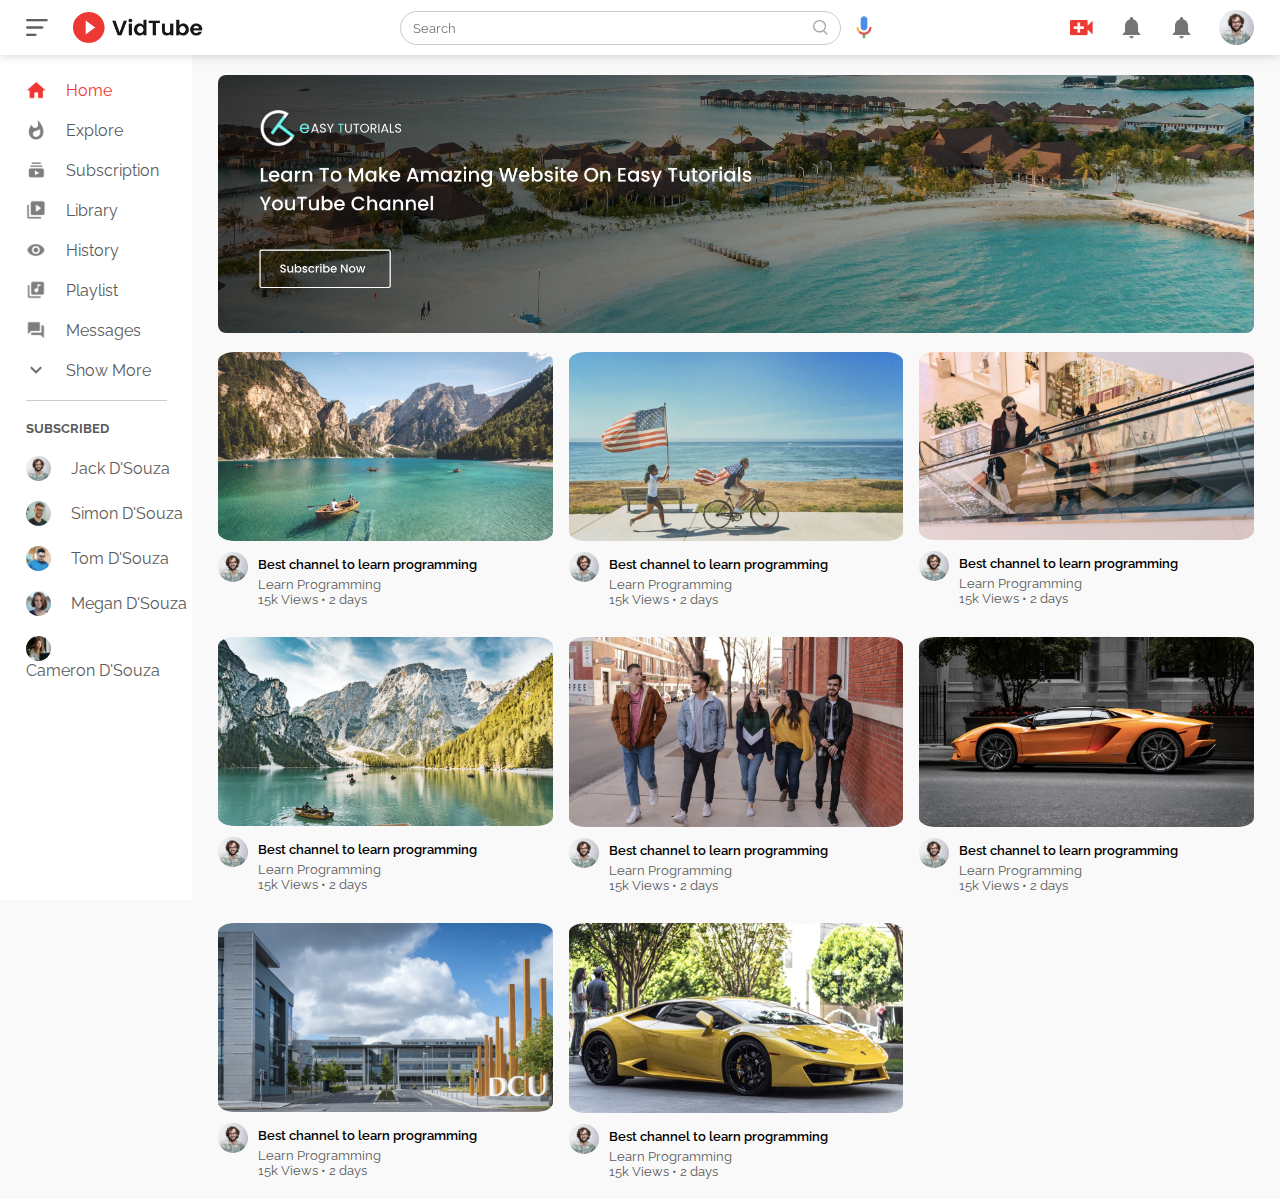
<file: index.html>
<!DOCTYPE html>
<html lang="en">
<head>
    <meta charset="UTF-8">
    <meta http-equiv="X-UA-Compatible" content="IE=edge">
    <meta name="viewport" content="width=device-width, initial-scale=1.0">
    <title>Document</title>
    <link rel="preconnect" href="https://fonts.googleapis.com">
<link rel="preconnect" href="https://fonts.gstatic.com" crossorigin>
<link href="https://fonts.googleapis.com/css2?family=Raleway&display=swap" rel="stylesheet">
    <link href="style.css" rel="stylesheet" />
</head>
<body>
    <nav class="flex-div">
        <div class="nav-left flex-div">
            <img src="images/menu.png" class="menu-icon" />
            <img src="images/logo.png" class="logo" />
        </div>
        <div class="nav-middle flex-div">
            <div class="search-box flex-div">
                <input type="text" placeholder="Search" />
                <img src="images/search.png" />
            </div>
            <img src="images/voice-search.png" class="mic-icon" />
        </div>
        <div class="nav-right flex-div">
            <img src="images/upload.png"/>
            <img src="images/notification.png"/>
            <img src="images/notification.png"/>
            <img src="images/Jack.png" class="user-icon" />
        </div>
    </nav>

    <div class="sidebar">
        <div class="shortcut-links">
            <a href="#"><img src="images/home.png" /><p>Home</p></a>
            <a href="#"><img src="images/explore.png" /><p>Explore</p></a>
            <a href="#"><img src="images/subscriprion.png" /><p>Subscription</p></a>
            <a href="#"><img src="images/library.png" /><p>Library</p></a>
            <a href="#"><img src="images/history.png" /><p>History</p></a>
            <a href="#"><img src="images/playlist.png" /><p>Playlist</p></a>
            <a href="#"><img src="images/messages.png" /><p>Messages</p></a>
            <a href="#"><img src="images/show-more.png" /><p>Show More</p></a>
            <hr />
        </div>
        <div class="subscribed-list">
            <h3>SUBSCRIBED</h3>
            <a href="#"><img src="images/Jack.png" /><p>Jack D'Souza</p></a>
            <a href="#"><img src="images/simon.png" /><p>Simon D'Souza</p></a>
            <a href="#"><img src="images/tom.png" /><p>Tom D'Souza</p></a>
            <a href="#"><img src="images/megan.png" /><p>Megan D'Souza</p></a>
            <a href="#"><img src="images/cameron.png" /><p>Cameron D'Souza</p></a>
        </div>
    </div>
    <div class="container">
        <div class="banner">
            <img src="images/banner.png" />
        </div>
        <div class="list-container">
            <div class="vid-list">
                <a href="playvideo.html"><img src="images/thumbnail1.png" class="thumbnail" /></a>
                <div class="flex-div">
                    <img src="images/Jack.png">
                    <div class="vid-info">
                        <a href="#">Best channel to learn programming</a>
                        <p>Learn Programming</p>
                        <p>15k Views &bull; 2 days</p>
                    </div>
                </div>
            </div>
            <div class="vid-list">
                <a href="playvideo.html"><img src="images/thumbnail2.png" class="thumbnail" /></a>
                <div class="flex-div">
                    <img src="images/Jack.png">
                    <div class="vid-info">
                        <a href="#">Best channel to learn programming</a>
                        <p>Learn Programming</p>
                        <p>15k Views &bull; 2 days</p>
                    </div>
                </div>
            </div>
            <div class="vid-list">
                <a href="playvideo.html"><img src="images/thumbnail3.png" class="thumbnail" /></a>
                <div class="flex-div">
                    <img src="images/Jack.png">
                    <div class="vid-info">
                        <a href="#">Best channel to learn programming</a>
                        <p>Learn Programming</p>
                        <p>15k Views &bull; 2 days</p>
                    </div>
                </div>
            </div>
            <div class="vid-list">
                <a href="playvideo.html"><img src="images/thumbnail4.png" class="thumbnail" /></a>
                <div class="flex-div">
                    <img src="images/Jack.png">
                    <div class="vid-info">
                        <a href="#">Best channel to learn programming</a>
                        <p>Learn Programming</p>
                        <p>15k Views &bull; 2 days</p>
                    </div>
                </div>
            </div>
            <div class="vid-list">
                <a href="playvideo.html"><img src="images/thumbnail5.png" class="thumbnail" /></a>
                <div class="flex-div">
                    <img src="images/Jack.png">
                    <div class="vid-info">
                        <a href="#">Best channel to learn programming</a>
                        <p>Learn Programming</p>
                        <p>15k Views &bull; 2 days</p>
                    </div>
                </div>
            </div>
            <div class="vid-list">
                <a href="playvideo.html"><img src="images/thumbnail6.png" class="thumbnail" /></a>
                <div class="flex-div">
                    <img src="images/Jack.png">
                    <div class="vid-info">
                        <a href="#">Best channel to learn programming</a>
                        <p>Learn Programming</p>
                        <p>15k Views &bull; 2 days</p>
                    </div>
                </div>
            </div>
            <div class="vid-list">
                <a href="playvideo.html"><img src="images/thumbnail7.png" class="thumbnail" /></a>
                <div class="flex-div">
                    <img src="images/Jack.png">
                    <div class="vid-info">
                        <a href="#">Best channel to learn programming</a>
                        <p>Learn Programming</p>
                        <p>15k Views &bull; 2 days</p>
                    </div>
                </div>
            </div>
            <div class="vid-list">
                <a href="playvideo.html"><img src="images/thumbnail8.png" class="thumbnail" /></a>
                <div class="flex-div">
                    <img src="images/Jack.png">
                    <div class="vid-info">
                        <a href="#">Best channel to learn programming</a>
                        <p>Learn Programming</p>
                        <p>15k Views &bull; 2 days</p>
                    </div>
                </div>
            </div>
        </div>
    </div>

    <script src="script.js"></script> 
</body>
</html>
</file>
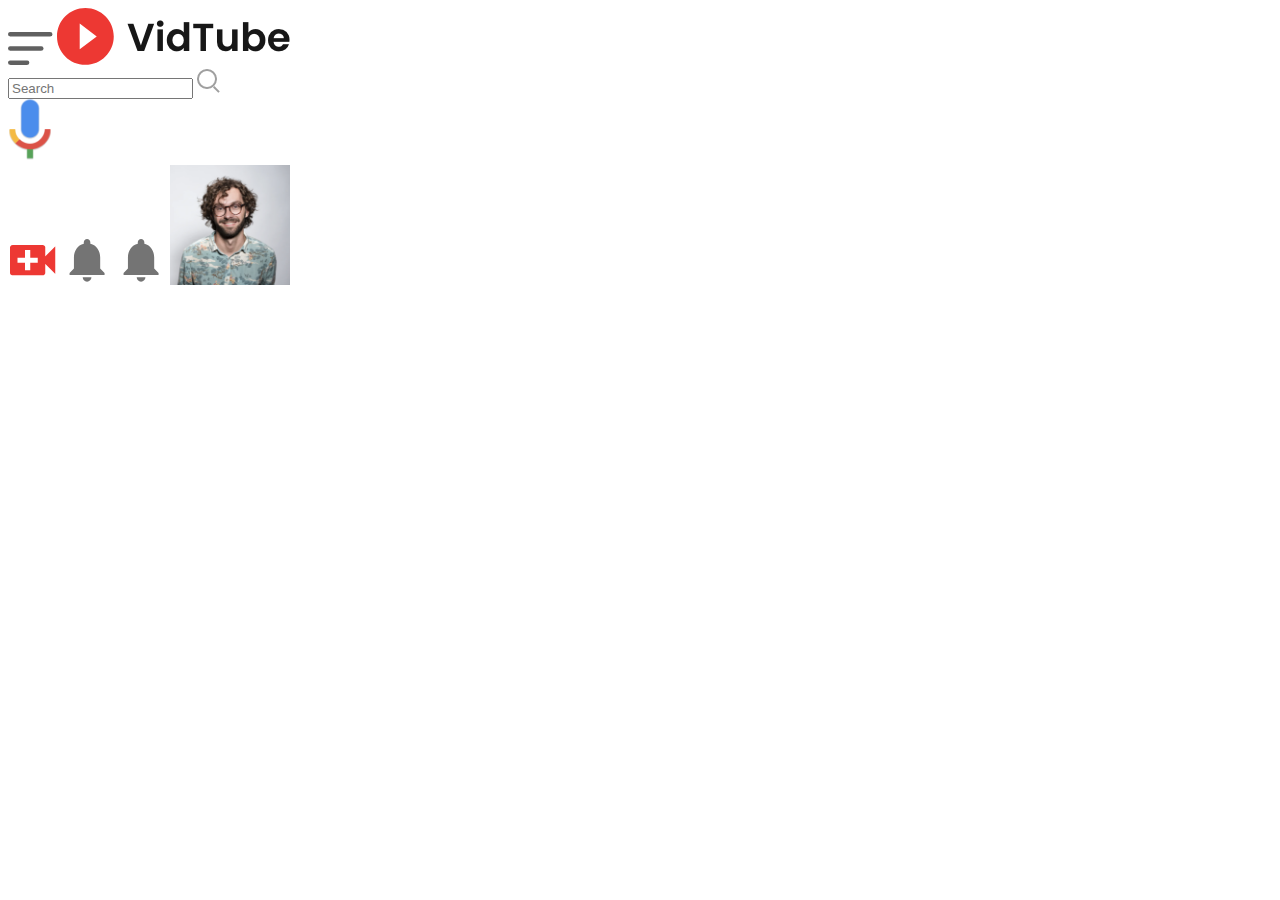
<file: playvideo.html>
<!DOCTYPE html>
<html lang="en">
<head>
    <meta charset="UTF-8">
    <meta http-equiv="X-UA-Compatible" content="IE=edge">
    <meta name="viewport" content="width=device-width, initial-scale=1.0">
    <title>PlayVideo</title>
    <link href="style.css" />    
</head>
<body>
    <nav class="flex-div">
        <div class="nav-left flex-div">
            <img src="images/menu.png" class="menu-icon" />
            <img src="images/logo.png" class="logo" />
        </div>
        <div class="nav-middle flex-div">
            <div class="search-box flex-div">
                <input type="text" placeholder="Search" />
                <img src="images/search.png" />
            </div>
            <img src="images/voice-search.png" class="mic-icon" />
        </div>
        <div class="nav-right flex-div">
            <img src="images/upload.png"/>
            <img src="images/notification.png"/>
            <img src="images/notification.png"/>
            <img src="images/Jack.png" class="user-icon" />
        </div>
    </nav>

</body>
</html>
</file>
<file: style.css>
*{
    margin: 0;
    padding: 0;
    font-family: 'Raleway', sans-serif;
    box-sizing: border-box;
}
a{
    text-decoration: none;
    color: #5a5a5a;
}
img{
    cursor: pointer;
}

.flex-div{
    display: flex;
    align-items: center;    
}

nav{
    padding: 10px 2%;
    justify-content: space-between;
    box-shadow: 0 0 10px rgba(0, 0, 0, 0.2);
    background: #fff;
    position: sticky;
    top: 0;
    z-index: 10;
}

.nav-right img{
    width: 25px;
    margin-right: 25px;   
}

.nav-right .user-icon{
    width: 35px;
    border-radius: 50%;
    margin-right: 0px;
}

.nav-left .menu-icon{
    width: 22px;
    margin-right: 25px;
}

.nav-left .logo{
    width: 130px;
}

.nav-middle .mic-icon{
    width: 16px;    
}

.nav-middle .search-box{
    border: 1px solid #ccc;
    margin-right: 15px;
    padding:8px 12px;
    border-radius: 25px;
}

.nav-middle .search-box input{
 width: 400px;
 border: 0;
 outline: 0;
 background:transparent;
}

.nav-middle .search-box img{
    width: 15px;
}

.sidebar{
    background: #fff;
    width: 15%;
    height: 100vh;
    position: fixed;
    top: 0;
    padding-left: 2%;
    padding-top: 80px;
}
.shortcut-links a img{
    width:20px;
    margin-right: 20px;
}
.shortcut-links a {
    display: flex;
    align-items: center;
    margin-bottom: 20px;
    width: fit-content;
    flex-wrap: wrap;
}

.shortcut-links a:first-child {
  color:#ed3833;
}

.sidebar hr{
    border: 0px;
    height: 1px;
    width: 85%;
    background: #ccc;    
}

.subscribed-list h3{
    font-size: 13px;
    margin:20px 0;
    color: #5a5a5a;
}

.subscribed-list a{
    display: flex;
    align-items: center;
    margin-bottom: 20px;
    width: fit-content;
    flex-wrap: wrap;
}

.subscribed-list a img{
    width: 25px;
    border-radius: 50%;
    margin-right: 20px;
}

.small-sidebar{
    width: 5%;
}

.small-sidebar a p{
    display: none;    
}

.small-sidebar h3 {
    display: none;    
}

.small-sidebar a hr{
    width: 50%;
    margin-bottom: 25px;
}

.container{
    background: #f9f9f9;
    padding-left: 17%;
    padding-right: 2%;
    padding-top: 20px;
    padding-bottom: 20px;

}

.large-container{
    background: #f9f9f9;
    padding-left: 7%;
    padding-right: 2%;
    padding-top: 20px;
    padding-bottom: 20px;

}

.banner{
    width: 100%;
}
.banner img{
    width: 100%;
    border-radius: 8px;
}

.list-container{
    display: grid;
    grid-template-columns: repeat(auto-fit, minmax(250px, 1fr));
    grid-column-gap: 16px;
    grid-row-gap: 30px;
    margin-top: 15px;
}
.vid-list .thumbnail{
    width: 100%;
    border-radius: 5%;
}
.vid-list .flex-div{
    align-items: flex-start;
    margin-top: 7px;
}

.vid-info{
    color:#5a5a5a;
    font-size: 13px;
    padding-left: 10px;
}

.vid-info a{
    color:#000;
    font-weight: 600;
    display: block;
    margin-block: 5px;

}

.vid-list img{
    width: 30px;
    border-radius: 50%;
}

@media (max-width:900px) {
    .menu-icon{
        display: none;
    }
    .sidebar{
        display: none;
    }
    .container .large-container{
        padding-left: 5%;
        padding-right: 5%;
    }
    .nav-right img{
        display: none;
    }
    .nav-right .user-icon{
        display: block;
        width: 30px;
    }

    .nav-middle .search-box input{
        width: 100px;
    }
    .nav-middle .mic-icon{
        display: none;
    }
    .logo{
        width: 90px;
    }
}
</file>
